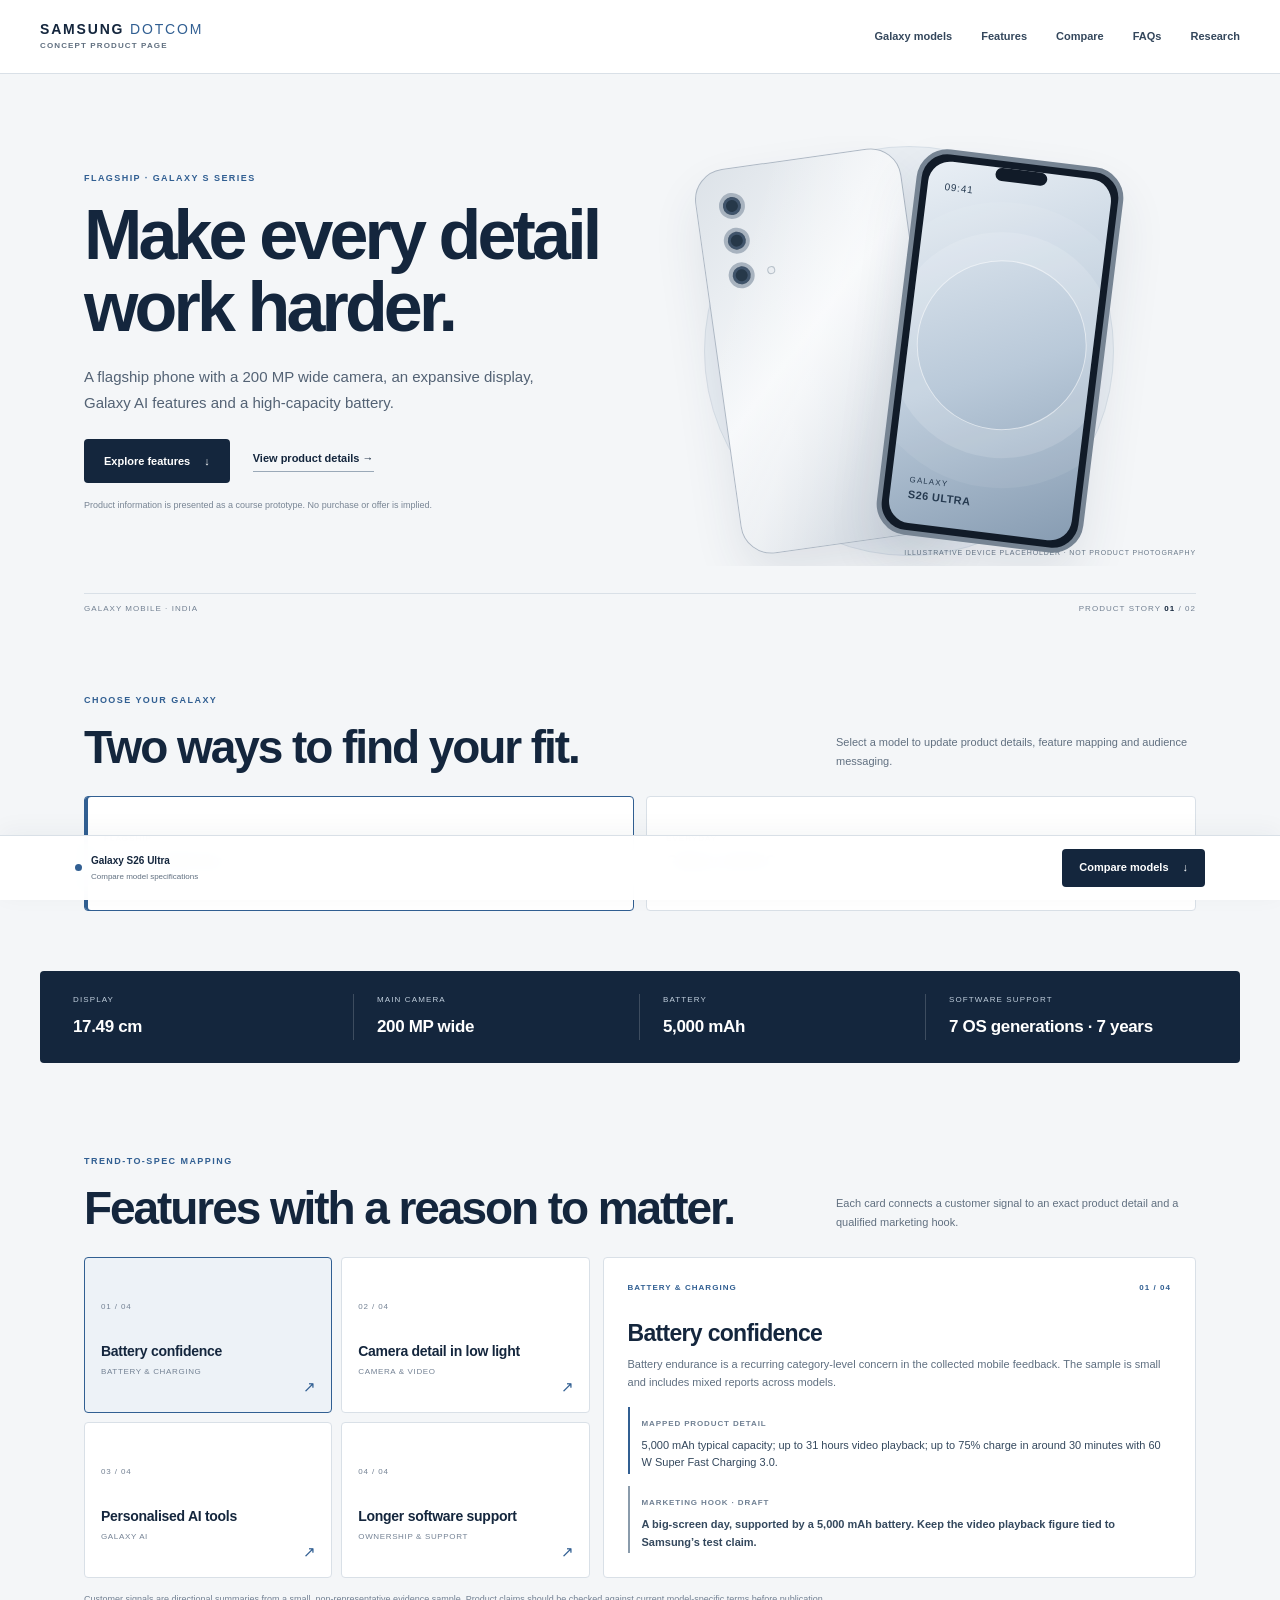
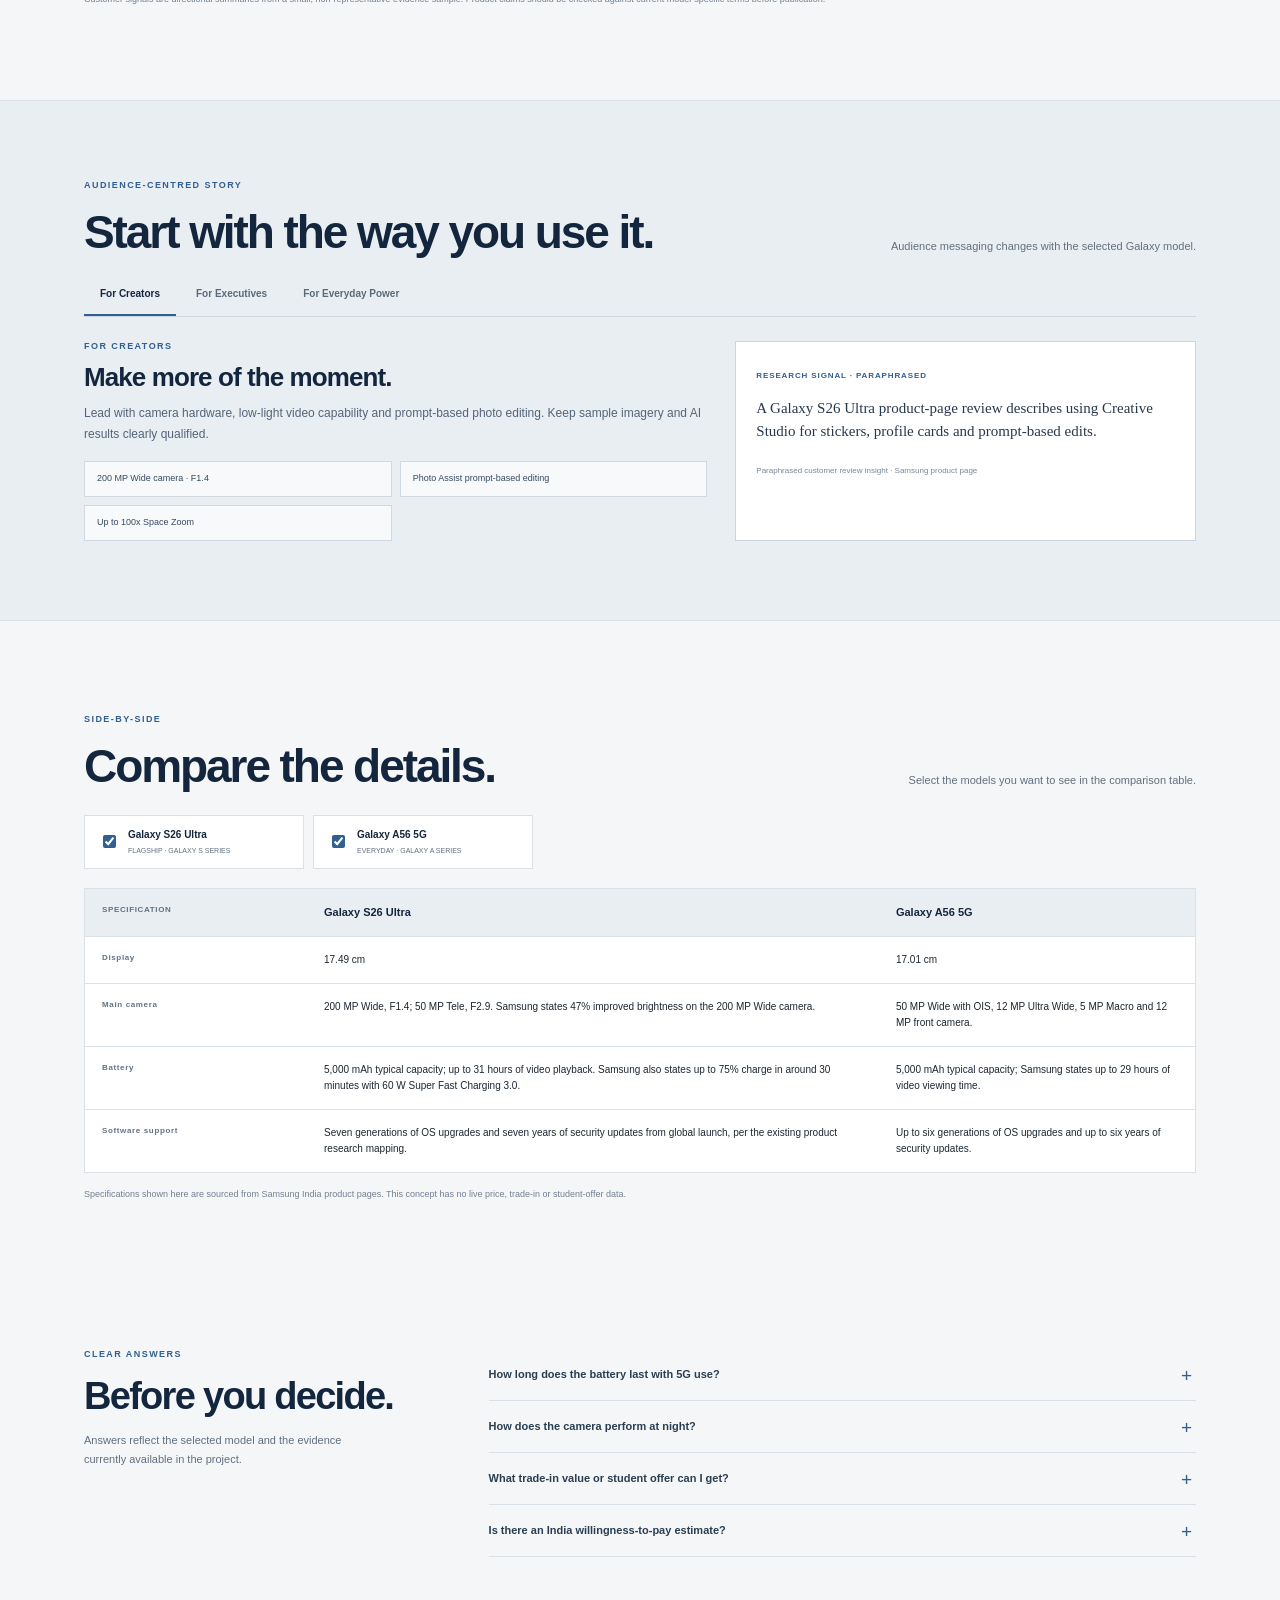
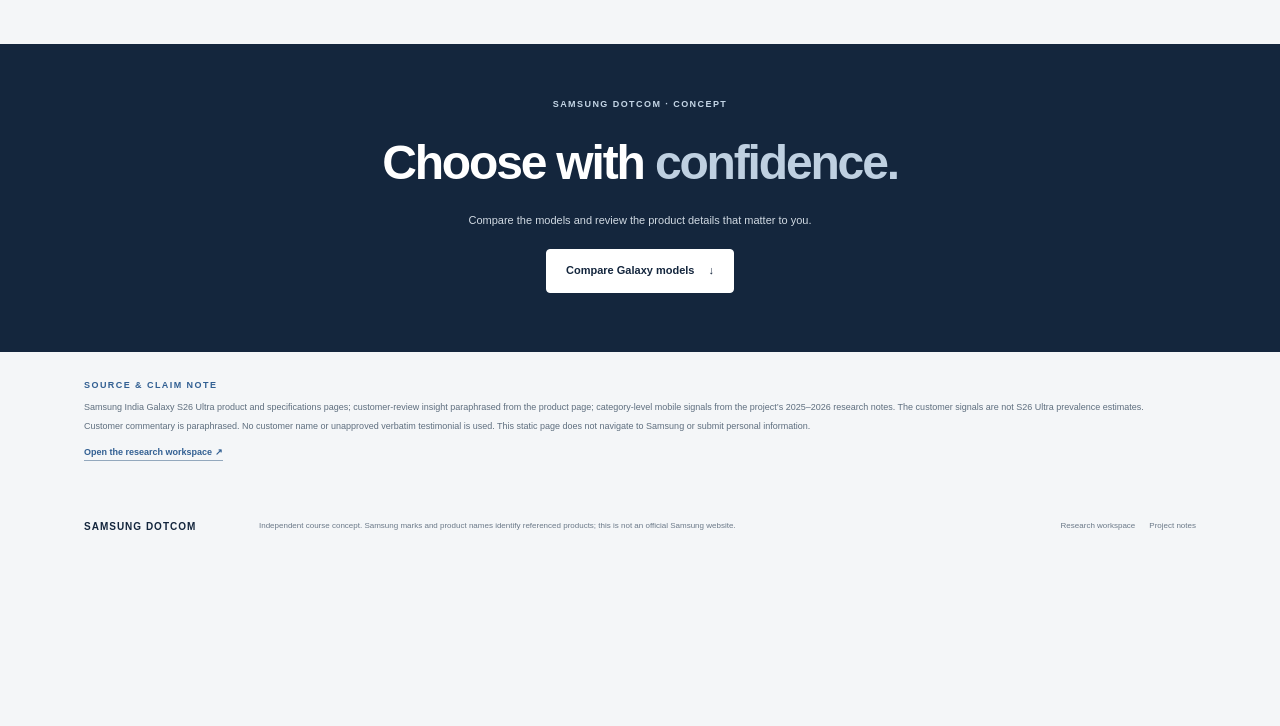
<file: index.html>
<!doctype html>
<html lang="en">
<head>
  <meta charset="utf-8">
  <meta name="viewport" content="width=device-width, initial-scale=1">
  <meta name="theme-color" content="#f4f6f8">
  <meta name="description" content="Explore Galaxy S26 Ultra and Galaxy A56 5G in this locally hosted, evidence-led product concept.">
  <title>Samsung Dotcom · Galaxy Mobile</title>
  <link rel="stylesheet" href="public/promo.css">
  <script src="public/products.js" defer></script>
  <script src="public/promo.js" defer></script>
</head>
<body>
  <a class="skip-link" href="#main">Skip to content</a>
  <header class="site-header">
    <a class="wordmark" href="index.html" aria-label="Samsung Dotcom home">SAMSUNG <span>DOTCOM</span><small>CONCEPT PRODUCT PAGE</small></a>
    <nav class="site-nav" id="site-nav" aria-label="Main navigation">
      <a href="#models">Galaxy models</a><a href="#features">Features</a><a href="#compare">Compare</a><a href="#faq">FAQs</a><a href="research.html">Research</a>
    </nav>
    <button class="menu-toggle" id="menu-toggle" aria-label="Open navigation" aria-expanded="false"><span></span><span></span></button>
  </header>
  <main id="main">
    <section class="hero" aria-labelledby="hero-title">
      <div class="hero-copy">
        <p class="eyebrow" id="hero-tier"></p>
        <h1 id="hero-title"></h1>
        <p class="hero-lede" id="hero-description"></p>
        <div class="hero-actions"><a class="button button-primary" href="#features">Explore features <span aria-hidden="true">↓</span></a><a class="text-link" id="detail-link" href="public/project-detail.html">View product details <span aria-hidden="true">→</span></a></div>
        <p class="hero-note">Product information is presented as a course prototype. No purchase or offer is implied.</p>
      </div>
      <div class="hero-device-wrap" role="img" aria-label="Neutral CSS device illustration, not product photography">
        <div class="device-halo"></div><div class="device-back"><div class="device-camera camera-one"></div><div class="device-camera camera-two"></div><div class="device-camera camera-three"></div><div class="device-flash"></div></div>
        <div class="device-front"><div class="device-screen"><span class="screen-clock">09:41</span><span class="screen-orbit"></span><span class="screen-caption">GALAXY<br><b id="screen-model"></b></span></div><span class="device-island"></span></div>
        <span class="render-caption">ILLUSTRATIVE DEVICE PLACEHOLDER · NOT PRODUCT PHOTOGRAPHY</span>
      </div>
      <div class="hero-meta"><span>GALAXY MOBILE · INDIA</span><span>PRODUCT STORY <b id="hero-number">01</b> / 02</span></div>
    </section>

    <section class="model-section" id="models" aria-labelledby="models-title">
      <div class="section-heading"><div><p class="eyebrow">CHOOSE YOUR GALAXY</p><h2 id="models-title">Two ways to find your fit.</h2></div><p>Select a model to update product details, feature mapping and audience messaging.</p></div>
      <div class="model-picker" id="model-picker" role="tablist" aria-label="Samsung Galaxy model"></div>
    </section>

    <section class="spec-band" aria-label="Key product specifications"><div><small>DISPLAY</small><strong id="spec-display"></strong></div><div><small>MAIN CAMERA</small><strong id="spec-camera"></strong></div><div><small>BATTERY</small><strong id="spec-battery"></strong></div><div><small>SOFTWARE SUPPORT</small><strong id="spec-support"></strong></div></section>

    <section class="section feature-section" id="features" aria-labelledby="features-title">
      <div class="section-heading"><div><p class="eyebrow">TREND-TO-SPEC MAPPING</p><h2 id="features-title">Features with a reason to matter.</h2></div><p>Each card connects a customer signal to an exact product detail and a qualified marketing hook.</p></div>
      <div class="feature-layout"><div class="feature-grid" id="feature-grid" role="tablist" aria-label="Mapped product trends"></div><article class="feature-detail" id="feature-detail" aria-live="polite"></article></div>
      <p class="evidence-note">Customer signals are directional summaries from a small, non-representative evidence sample. Product claims should be checked against current model-specific terms before publication.</p>
    </section>

    <section class="audience-section" id="audiences" aria-labelledby="audience-title">
      <div class="section-heading"><div><p class="eyebrow">AUDIENCE-CENTRED STORY</p><h2 id="audience-title">Start with the way you use it.</h2></div><p>Audience messaging changes with the selected Galaxy model.</p></div>
      <div class="persona-tabs" id="persona-tabs" role="tablist" aria-label="Audience persona"></div>
      <article class="persona-panel" id="persona-panel" aria-live="polite"></article>
    </section>

    <section class="section compare-section" id="compare" aria-labelledby="compare-title">
      <div class="section-heading"><div><p class="eyebrow">SIDE-BY-SIDE</p><h2 id="compare-title">Compare the details.</h2></div><p>Select the models you want to see in the comparison table.</p></div>
      <div class="compare-selectors" id="compare-selectors"></div>
      <div class="compare-table-wrap" id="compare-table-wrap" aria-live="polite"></div>
      <p class="evidence-note">Specifications shown here are sourced from Samsung India product pages. This concept has no live price, trade-in or student-offer data.</p>
    </section>

    <section class="section faq-section" id="faq" aria-labelledby="faq-title">
      <div class="faq-intro"><p class="eyebrow">CLEAR ANSWERS</p><h2 id="faq-title">Before you decide.</h2><p>Answers reflect the selected model and the evidence currently available in the project.</p></div>
      <div class="faq-list" id="faq-list"></div>
    </section>

    <section class="closing-cta"><p class="eyebrow">SAMSUNG DOTCOM · CONCEPT</p><h2>Choose with <em>confidence.</em></h2><p>Compare the models and review the product details that matter to you.</p><a class="button button-light" href="#compare">Compare Galaxy models <span aria-hidden="true">↓</span></a></section>
    <section class="sources"><p class="eyebrow">SOURCE & CLAIM NOTE</p><p id="source-note"></p><p>Customer commentary is paraphrased. No customer name or unapproved verbatim testimonial is used. This static page does not navigate to Samsung or submit personal information.</p><a href="research.html">Open the research workspace ↗</a></section>
  </main>
  <aside class="conversion-bar" aria-label="Product comparison action"><div class="conversion-product"><span class="conversion-dot"></span><span><b id="sticky-model"></b><small>Compare model specifications</small></span></div><a class="button button-primary" href="#compare">Compare models <span aria-hidden="true">↓</span></a></aside>
  <footer class="site-footer"><a class="footer-brand" href="index.html">SAMSUNG DOTCOM</a><p>Independent course concept. Samsung marks and product names identify referenced products; this is not an official Samsung website.</p><div class="footer-links"><a href="research.html">Research workspace</a><a href="README.md">Project notes</a></div></footer>
</body>
</html>
</file>
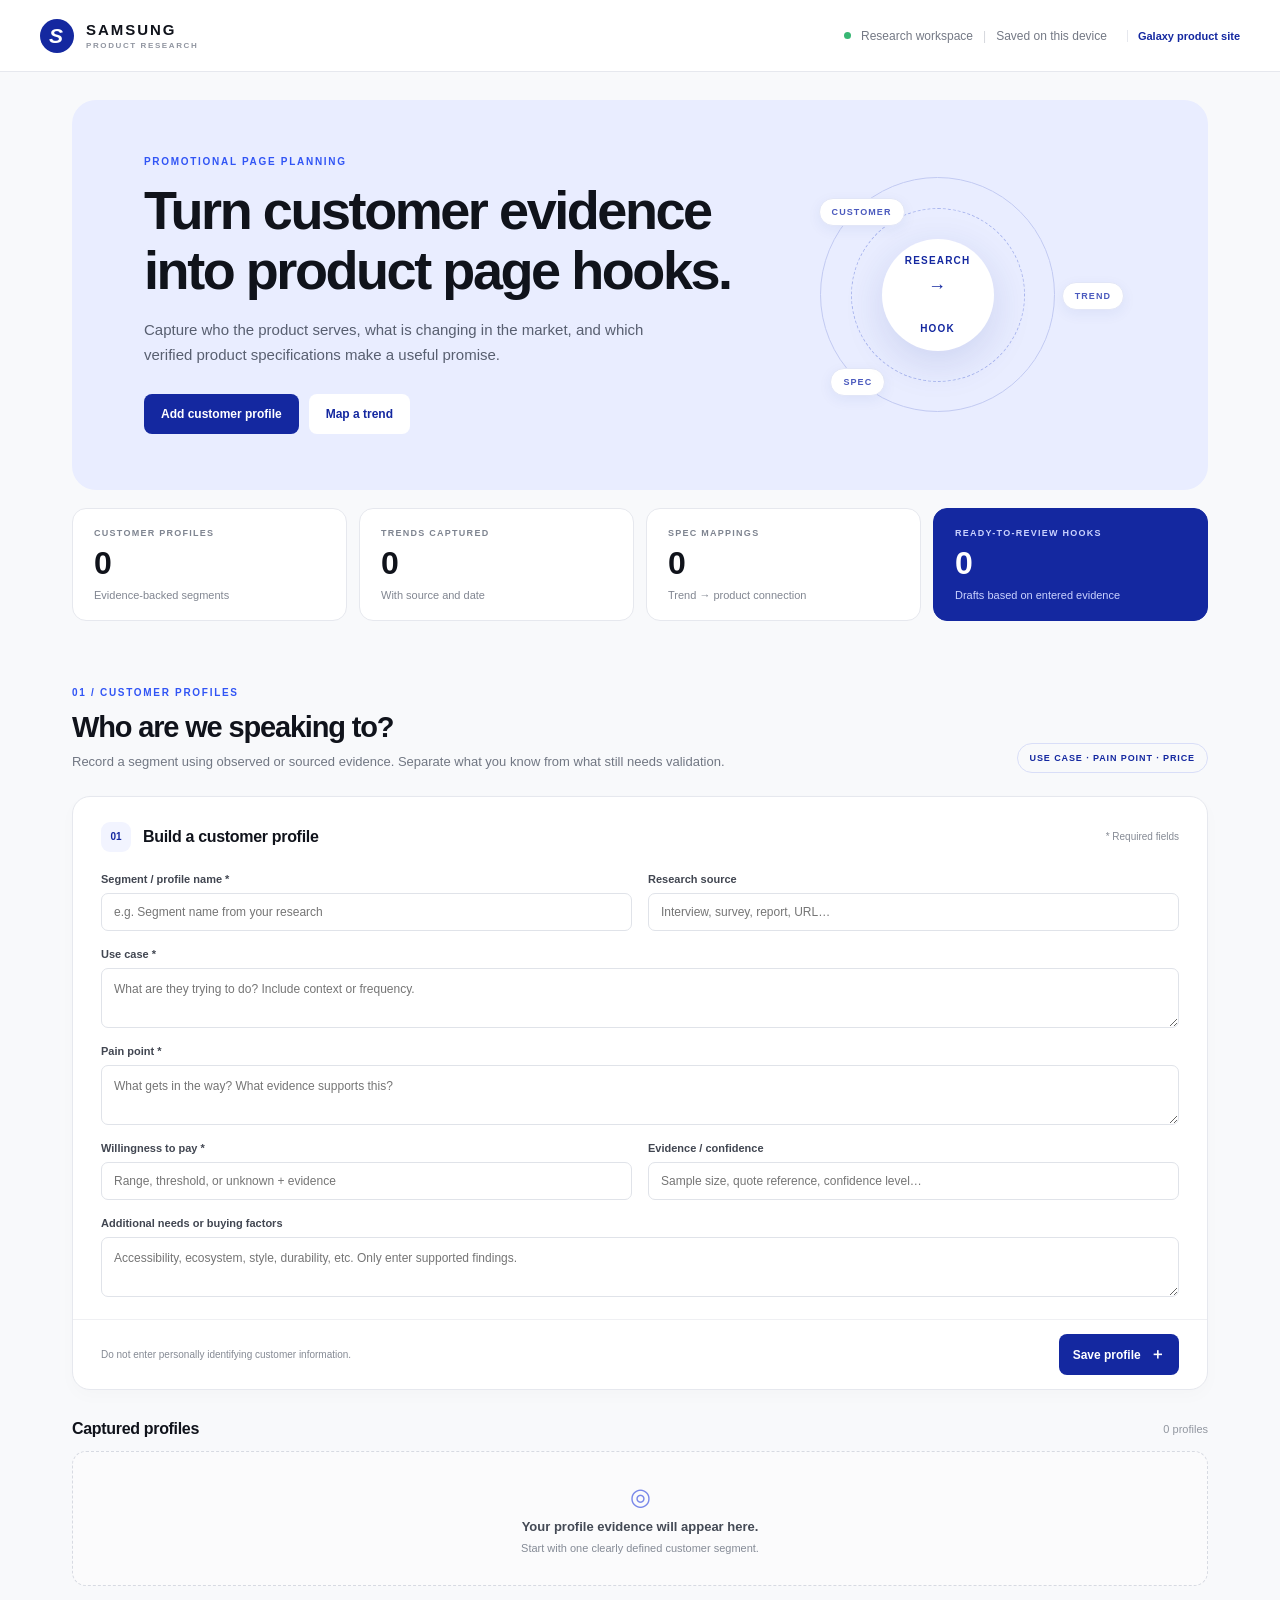
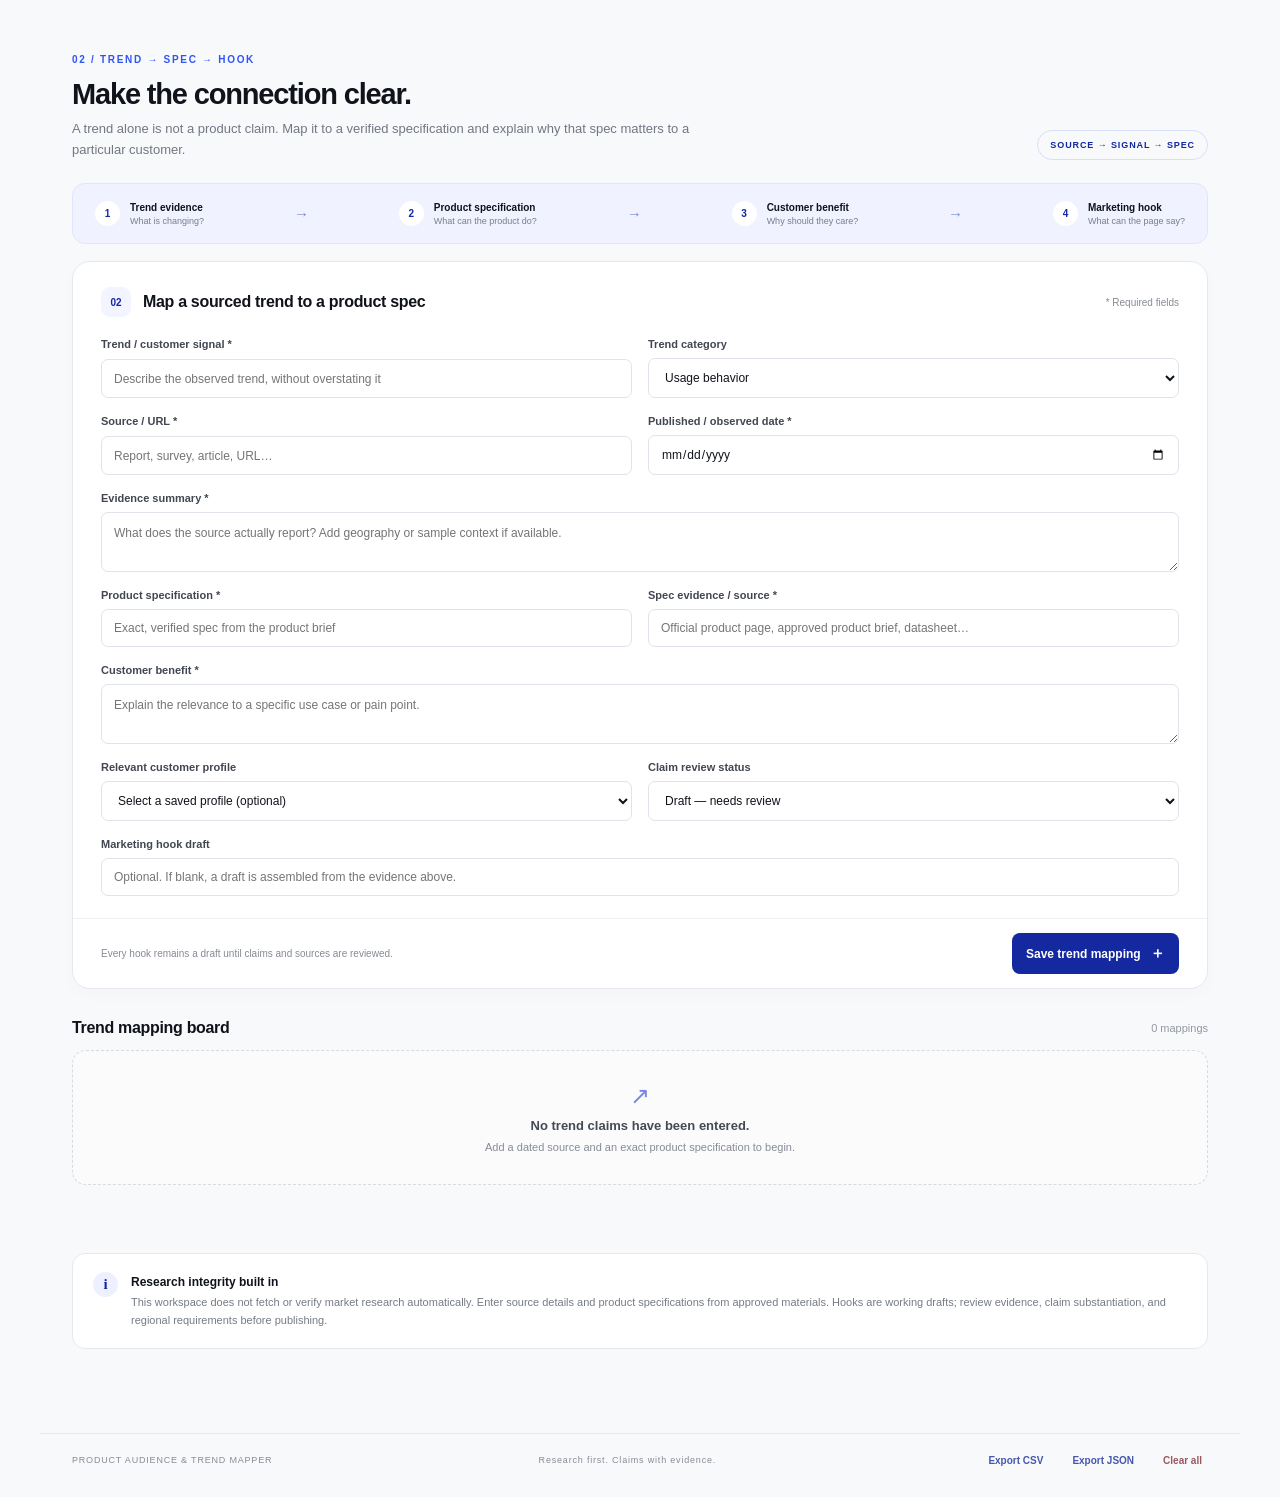
<file: research.html>
<!doctype html>
<html lang="en">
<head>
  <meta charset="utf-8">
  <meta name="viewport" content="width=device-width, initial-scale=1">
  <meta name="description" content="A research workspace for customer profiles, sourced market trends, and evidence-based product page hooks.">
  <title>Product Audience & Trend Mapper</title>
  <link rel="stylesheet" href="styles.css">
</head>
<body>
  <header class="topbar">
    <a class="brand" href="#top" aria-label="Samsung research workspace home"><span class="brand-mark">S</span><span>SAMSUNG <small>PRODUCT RESEARCH</small></span></a>
    <div class="topbar-note"><span class="status-dot"></span> Research workspace <span class="divider">|</span> <span id="save-status">Saved on this device</span><a class="workspace-link" href="index.html">Galaxy product site</a></div>
  </header>

  <main id="top">
    <section class="hero">
      <div class="hero-copy">
        <p class="eyebrow">PROMOTIONAL PAGE PLANNING</p>
        <h1>Turn customer evidence<br>into product page hooks.</h1>
        <p class="intro">Capture who the product serves, what is changing in the market, and which verified product specifications make a useful promise.</p>
        <div class="hero-actions"><button class="button button-dark" data-scroll="customer-form">Add customer profile</button><button class="button button-light" data-scroll="trend-form">Map a trend</button></div>
      </div>
      <div class="hero-art" aria-hidden="true"><div class="orbit orbit-one"></div><div class="orbit orbit-two"></div><div class="art-core">RESEARCH<br><b>→</b><br>HOOK</div><span class="art-tag tag-one">CUSTOMER</span><span class="art-tag tag-two">TREND</span><span class="art-tag tag-three">SPEC</span></div>
    </section>

    <section class="metric-grid" aria-label="Research summary">
      <article class="metric"><span class="metric-label">CUSTOMER PROFILES</span><strong id="profile-count">0</strong><span>Evidence-backed segments</span></article>
      <article class="metric"><span class="metric-label">TRENDS CAPTURED</span><strong id="trend-count">0</strong><span>With source and date</span></article>
      <article class="metric"><span class="metric-label">SPEC MAPPINGS</span><strong id="mapping-count">0</strong><span>Trend → product connection</span></article>
      <article class="metric metric-highlight"><span class="metric-label">READY-TO-REVIEW HOOKS</span><strong id="hook-count">0</strong><span>Drafts based on entered evidence</span></article>
    </section>

    <section class="section-block" id="customer-section">
      <div class="section-heading"><div><p class="eyebrow">01 / CUSTOMER PROFILES</p><h2>Who are we speaking to?</h2><p class="section-desc">Record a segment using observed or sourced evidence. Separate what you know from what still needs validation.</p></div><span class="step-chip">USE CASE · PAIN POINT · PRICE</span></div>
      <form id="customer-form" class="form-card">
        <div class="form-heading"><div><span class="number-badge">01</span><h3>Build a customer profile</h3></div><span class="required-note">* Required fields</span></div>
        <div class="form-grid">
          <label>Segment / profile name *<input name="name" required placeholder="e.g. Segment name from your research"></label>
          <label>Research source<input name="source" placeholder="Interview, survey, report, URL…"></label>
          <label class="span-two">Use case *<textarea name="useCase" required rows="2" placeholder="What are they trying to do? Include context or frequency."></textarea></label>
          <label class="span-two">Pain point *<textarea name="painPoint" required rows="2" placeholder="What gets in the way? What evidence supports this?"></textarea></label>
          <label>Willingness to pay *<input name="willingness" required placeholder="Range, threshold, or unknown + evidence"></label>
          <label>Evidence / confidence<input name="confidence" placeholder="Sample size, quote reference, confidence level…"></label>
          <label class="span-two">Additional needs or buying factors<textarea name="needs" rows="2" placeholder="Accessibility, ecosystem, style, durability, etc. Only enter supported findings."></textarea></label>
        </div>
        <div class="form-footer"><p>Do not enter personally identifying customer information.</p><button class="button button-dark" type="submit">Save profile <span>＋</span></button></div>
      </form>
      <div class="content-heading"><h3>Captured profiles</h3><span id="profile-subtitle">No profiles added yet</span></div>
      <div class="card-list" id="profile-list"><div class="empty-state"><span class="empty-icon">◎</span><b>Your profile evidence will appear here.</b><span>Start with one clearly defined customer segment.</span></div></div>
    </section>

    <section class="section-block trend-section" id="trend-section">
      <div class="section-heading"><div><p class="eyebrow">02 / TREND → SPEC → HOOK</p><h2>Make the connection clear.</h2><p class="section-desc">A trend alone is not a product claim. Map it to a verified specification and explain why that spec matters to a particular customer.</p></div><span class="step-chip">SOURCE → SIGNAL → SPEC</span></div>
      <div class="workflow"><div><span>1</span><b>Trend evidence</b><small>What is changing?</small></div><i>→</i><div><span>2</span><b>Product specification</b><small>What can the product do?</small></div><i>→</i><div><span>3</span><b>Customer benefit</b><small>Why should they care?</small></div><i>→</i><div><span>4</span><b>Marketing hook</b><small>What can the page say?</small></div></div>
      <form id="trend-form" class="form-card">
        <div class="form-heading"><div><span class="number-badge">02</span><h3>Map a sourced trend to a product spec</h3></div><span class="required-note">* Required fields</span></div>
        <div class="form-grid">
          <label>Trend / customer signal *<input name="trend" required placeholder="Describe the observed trend, without overstating it"></label>
          <label>Trend category<select name="category"><option value="Usage behavior">Usage behavior</option><option value="Technology">Technology</option><option value="Design & lifestyle">Design & lifestyle</option><option value="Value & pricing">Value & pricing</option><option value="Sustainability">Sustainability</option><option value="Other">Other</option></select></label>
          <label>Source / URL *<input name="source" required placeholder="Report, survey, article, URL…"></label>
          <label>Published / observed date *<input name="date" required type="date"></label>
          <label class="span-two">Evidence summary *<textarea name="evidence" required rows="2" placeholder="What does the source actually report? Add geography or sample context if available."></textarea></label>
          <label>Product specification *<input name="spec" required placeholder="Exact, verified spec from the product brief"></label>
          <label>Spec evidence / source *<input name="specSource" required placeholder="Official product page, approved product brief, datasheet…"></label>
          <label class="span-two">Customer benefit *<textarea name="benefit" required rows="2" placeholder="Explain the relevance to a specific use case or pain point."></textarea></label>
          <label>Relevant customer profile<select name="profileId" id="profile-select"><option value="">Select a saved profile (optional)</option></select></label>
          <label>Claim review status<select name="review"><option value="Draft — needs review">Draft — needs review</option><option value="Evidence checked">Evidence checked</option><option value="Approved for page">Approved for page</option></select></label>
          <label class="span-two">Marketing hook draft<input name="hook" placeholder="Optional. If blank, a draft is assembled from the evidence above."></label>
        </div>
        <div class="form-footer"><p>Every hook remains a draft until claims and sources are reviewed.</p><button class="button button-dark" type="submit">Save trend mapping <span>＋</span></button></div>
      </form>
      <div class="content-heading"><h3>Trend mapping board</h3><span id="trend-subtitle">No trend mappings added yet</span></div>
      <div class="card-list" id="trend-list"><div class="empty-state"><span class="empty-icon">↗</span><b>No trend claims have been entered.</b><span>Add a dated source and an exact product specification to begin.</span></div></div>
    </section>

    <section class="method-note"><div class="method-symbol">i</div><div><b>Research integrity built in</b><p>This workspace does not fetch or verify market research automatically. Enter source details and product specifications from approved materials. Hooks are working drafts; review evidence, claim substantiation, and regional requirements before publishing.</p></div></section>
  </main>
  <footer><span>PRODUCT AUDIENCE & TREND MAPPER</span><span>Research first. Claims with evidence.</span><div><button id="export-csv-button" class="text-button">Export CSV</button><button id="export-button" class="text-button">Export JSON</button><button id="clear-button" class="text-button danger">Clear all</button></div></footer>
  <div id="toast" role="status" aria-live="polite"></div>
  <script src="app.js"></script>
</body>
</html>
</file>
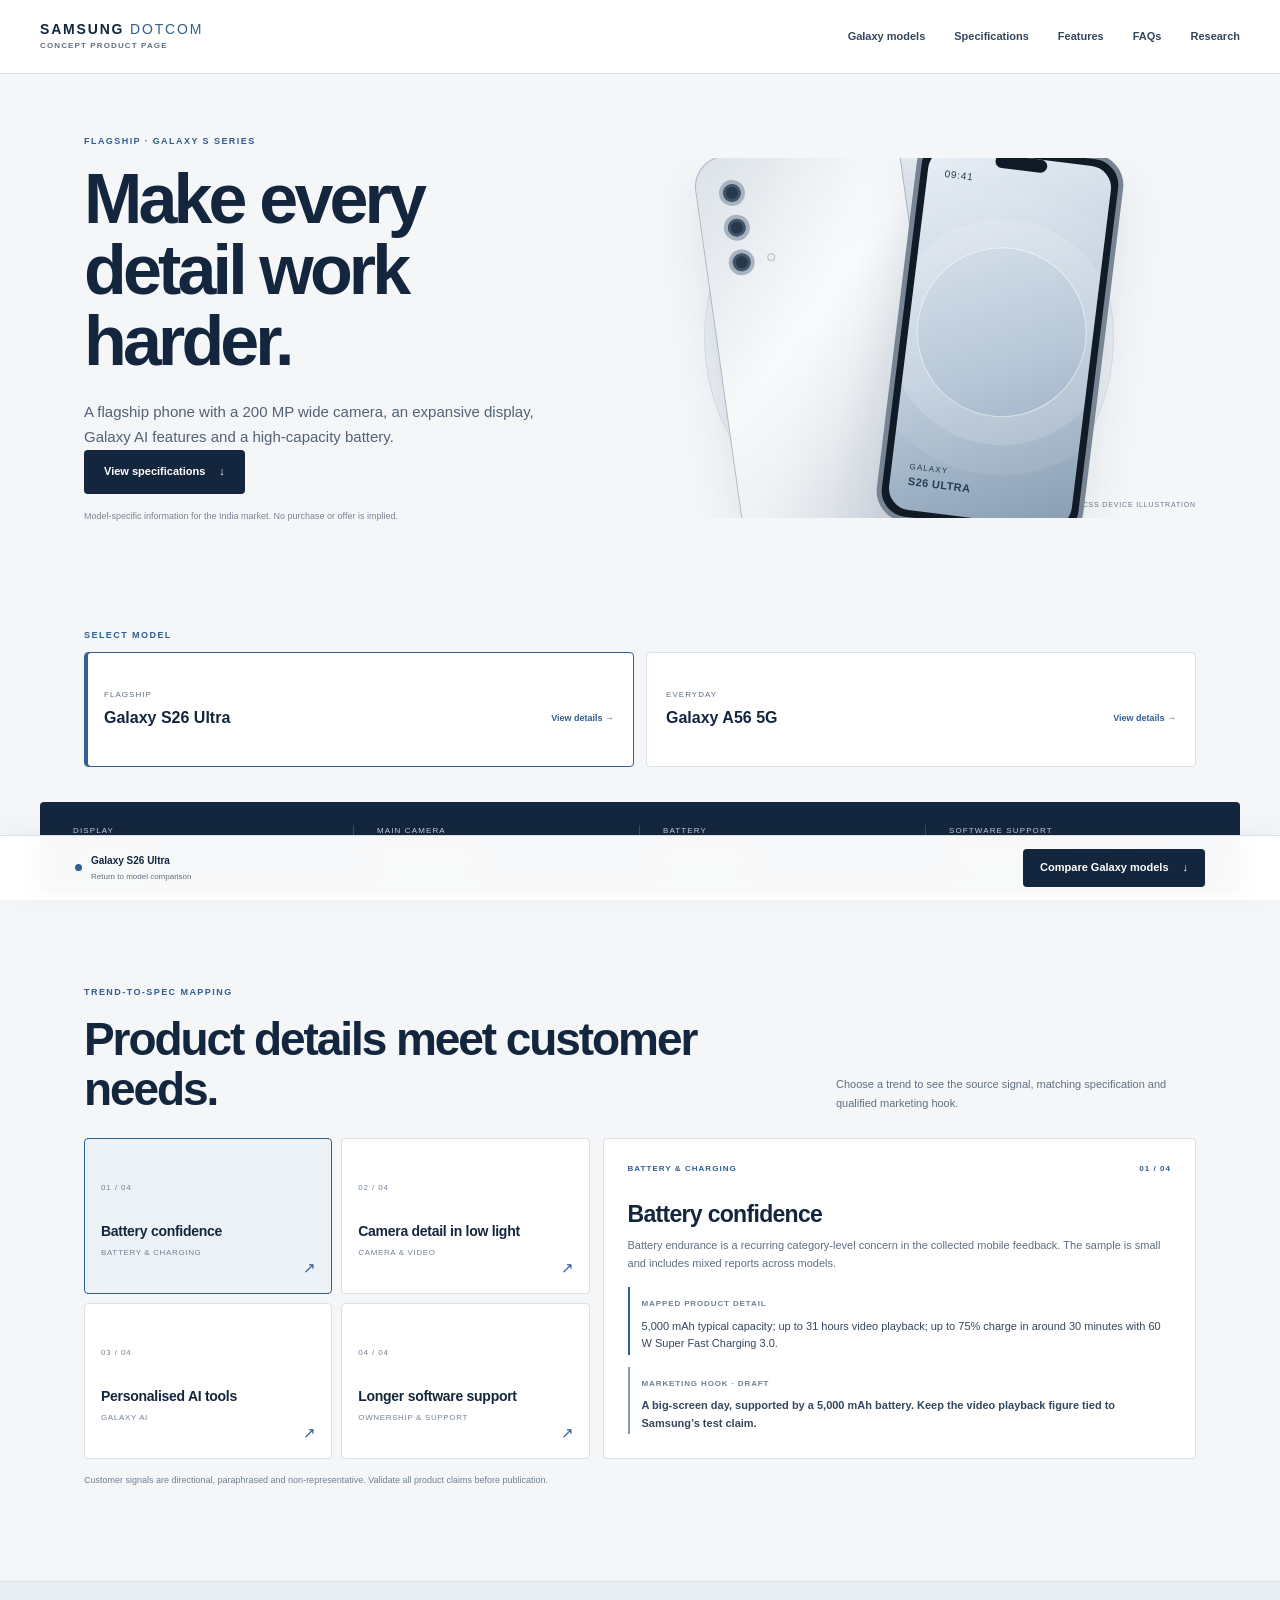
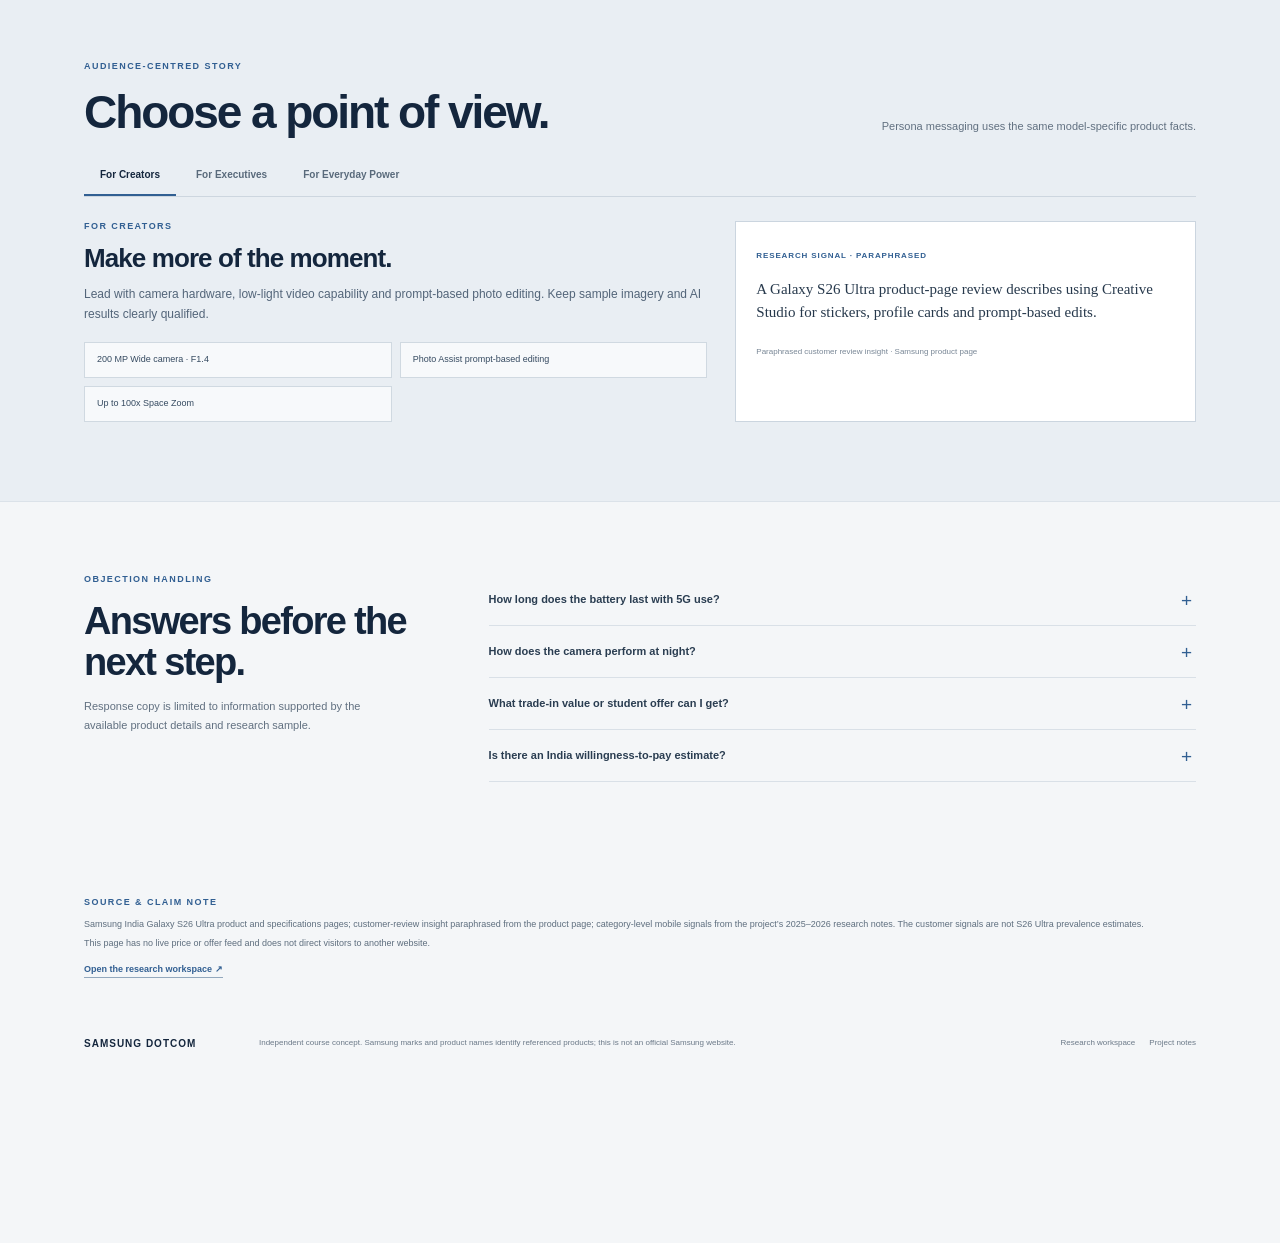
<file: public/project-detail.html>
<!doctype html>
<html lang="en"><head>
  <meta charset="utf-8"><meta name="viewport" content="width=device-width, initial-scale=1"><meta name="theme-color" content="#f4f6f8">
  <meta name="description" content="Model-specific Galaxy product details and evidence-based feature mapping.">
  <title>Galaxy product details · Samsung Dotcom</title><link rel="stylesheet" href="promo.css"><script src="products.js" defer></script><script src="promo.js" defer></script>
</head>
<body data-page="detail">
  <a class="skip-link" href="#main">Skip to content</a>
  <header class="site-header"><a class="wordmark" href="../index.html">SAMSUNG <span>DOTCOM</span><small>CONCEPT PRODUCT PAGE</small></a><nav class="site-nav" id="site-nav" aria-label="Main navigation"><a href="../index.html#models">Galaxy models</a><a href="#details">Specifications</a><a href="#features">Features</a><a href="#faq">FAQs</a><a href="../research.html">Research</a></nav><button class="menu-toggle" id="menu-toggle" aria-label="Open navigation" aria-expanded="false"><span></span><span></span></button></header>
  <main id="main">
    <section class="detail-hero"><div class="detail-copy"><p class="eyebrow" id="hero-tier"></p><h1 id="hero-title"></h1><p id="hero-description" class="hero-lede"></p><a class="button button-primary" href="#details">View specifications <span aria-hidden="true">↓</span></a><p class="hero-note">Model-specific information for the India market. No purchase or offer is implied.</p></div><div class="detail-device" role="img" aria-label="Neutral CSS device illustration, not product photography"><div class="device-halo"></div><div class="device-back"><span class="device-camera camera-one"></span><span class="device-camera camera-two"></span><span class="device-camera camera-three"></span><span class="device-flash"></span></div><div class="device-front"><div class="device-screen"><span class="screen-clock">09:41</span><span class="screen-orbit"></span><span class="screen-caption">GALAXY<br><b id="screen-model"></b></span></div><span class="device-island"></span></div><span class="render-caption">NEUTRAL CSS DEVICE ILLUSTRATION</span></div></section>
    <section class="model-section detail-model-section"><p class="eyebrow">SELECT MODEL</p><div class="model-picker" id="model-picker" role="tablist" aria-label="Samsung Galaxy model"></div></section>
    <section class="spec-band" id="details" aria-label="Key product specifications"><div><small>DISPLAY</small><strong id="spec-display"></strong></div><div><small>MAIN CAMERA</small><strong id="spec-camera"></strong></div><div><small>BATTERY</small><strong id="spec-battery"></strong></div><div><small>SOFTWARE SUPPORT</small><strong id="spec-support"></strong></div></section>
    <section class="section feature-section" id="features"><div class="section-heading"><div><p class="eyebrow">TREND-TO-SPEC MAPPING</p><h2>Product details meet customer needs.</h2></div><p>Choose a trend to see the source signal, matching specification and qualified marketing hook.</p></div><div class="feature-layout"><div class="feature-grid" id="feature-grid" role="tablist" aria-label="Mapped product trends"></div><article class="feature-detail" id="feature-detail" aria-live="polite"></article></div><p class="evidence-note">Customer signals are directional, paraphrased and non-representative. Validate all product claims before publication.</p></section>
    <section class="audience-section" id="audiences"><div class="section-heading"><div><p class="eyebrow">AUDIENCE-CENTRED STORY</p><h2>Choose a point of view.</h2></div><p>Persona messaging uses the same model-specific product facts.</p></div><div class="persona-tabs" id="persona-tabs" role="tablist" aria-label="Audience persona"></div><article class="persona-panel" id="persona-panel" aria-live="polite"></article></section>
    <section class="section faq-section" id="faq"><div class="faq-intro"><p class="eyebrow">OBJECTION HANDLING</p><h2>Answers before the next step.</h2><p>Response copy is limited to information supported by the available product details and research sample.</p></div><div class="faq-list" id="faq-list"></div></section>
    <section class="sources"><p class="eyebrow">SOURCE & CLAIM NOTE</p><p id="source-note"></p><p>This page has no live price or offer feed and does not direct visitors to another website.</p><a href="../research.html">Open the research workspace ↗</a></section>
  </main>
  <aside class="conversion-bar"><div class="conversion-product"><span class="conversion-dot"></span><span><b id="sticky-model"></b><small>Return to model comparison</small></span></div><a class="button button-primary" href="../index.html#compare">Compare Galaxy models <span aria-hidden="true">↓</span></a></aside>
  <footer class="site-footer"><a class="footer-brand" href="../index.html">SAMSUNG DOTCOM</a><p>Independent course concept. Samsung marks and product names identify referenced products; this is not an official Samsung website.</p><div class="footer-links"><a href="../research.html">Research workspace</a><a href="../README.md">Project notes</a></div></footer>
</body></html>
</file>
<file: public/promo.css>
:root{--navy:#14263d;--blue:#315f92;--paper:#f4f6f8;--white:#fff;--ink:#1c2733;--muted:#617080;--line:#d9e0e7;--soft:#e9eef3;--max:1200px;--sans:'Segoe UI',Arial,Helvetica,sans-serif;--radius:4px}*{box-sizing:border-box}html{scroll-behavior:smooth;scroll-padding-top:94px}body{margin:0;padding:0 0 82px;background:var(--paper);color:var(--ink);font:15px/1.55 var(--sans);-webkit-font-smoothing:antialiased}a{color:inherit}button,input{font:inherit}.skip-link{position:absolute;z-index:50;top:-50px;left:14px;background:white;padding:9px 12px}.skip-link:focus{top:8px}.site-header{height:74px;position:sticky;top:0;z-index:20;background:rgba(255,255,255,.97);border-bottom:1px solid var(--line);padding:0 max(calc((100% - var(--max))/2),32px);display:flex;align-items:center;justify-content:space-between;backdrop-filter:blur(12px)}.wordmark{font-size:14px;line-height:1.1;letter-spacing:.13em;text-decoration:none;font-weight:800;color:var(--navy)}.wordmark span{font-weight:500;color:var(--blue)}.wordmark small{display:block;margin-top:5px;font-size:8px;letter-spacing:.14em;color:var(--muted)}.site-nav{display:flex;align-items:center;gap:29px}.site-nav a{text-decoration:none;font-size:11px;font-weight:700;color:#34475c}.site-nav a:hover,.footer-links a:hover{color:var(--blue);text-decoration:underline;text-underline-offset:4px}.menu-toggle{display:none}
.hero,.detail-hero{max-width:var(--max);margin:0 auto;min-height:560px;padding:62px 44px 68px;display:grid;grid-template-columns:.95fr 1.05fr;align-items:center;gap:20px;position:relative;overflow:hidden}.hero-copy,.detail-copy{position:relative;z-index:2;padding-bottom:16px}.eyebrow{font-size:9px;line-height:1.3;font-weight:800;letter-spacing:.16em;color:var(--blue);margin:0 0 16px}.hero h1,.detail-hero h1{font-size:clamp(46px,5.5vw,70px);letter-spacing:-.055em;line-height:1.02;font-weight:600;color:var(--navy);margin:0;max-width:600px}.hero-lede{font-size:15px;line-height:1.7;color:#536274;max-width:460px;margin:21px 0 0}.hero-actions{display:flex;align-items:center;gap:23px;flex-wrap:wrap;margin-top:24px}.button{display:inline-flex;align-items:center;justify-content:center;gap:14px;min-height:44px;padding:12px 19px;border:1px solid transparent;border-radius:var(--radius);font-size:11px;font-weight:700;text-decoration:none;transition:background .16s,border-color .16s}.button:hover{transform:translateY(-1px)}.button-primary{background:var(--navy);color:white}.button-primary:hover{background:var(--blue)}.button-light{background:white;color:var(--navy);border-color:white}.text-link{font-size:11px;font-weight:700;color:var(--navy);text-decoration:none;border-bottom:1px solid #9aa9b8;padding-bottom:4px}.hero-note{font-size:9px;color:#788594;margin:16px 0 0}.hero-device-wrap,.detail-device{height:430px;position:relative;display:grid;place-items:center;overflow:hidden}.device-halo{position:absolute;width:min(36vw,410px);aspect-ratio:1;border-radius:50%;background:#e9eef3;border:1px solid #d8e0e8}.device-back,.device-front{position:absolute;width:208px;height:388px;border-radius:31px;background:linear-gradient(135deg,#dce2e8,#f6f8fa 45%,#c9d1da);border:1px solid #aeb8c4;box-shadow:0 25px 50px #243b551b}.device-back{left:calc(50% - 192px);top:50%;transform:translateY(-50%) rotate(-8deg)}.device-back:after{content:'';position:absolute;inset:0;border-radius:30px;background:linear-gradient(115deg,transparent 20%,#fff5 48%,transparent 70%)}.device-camera{position:absolute;top:24px;width:26px;height:26px;border-radius:50%;background:#263849;border:4px solid #a8b3bf;box-shadow:inset 0 0 0 3px #40546b;z-index:1}.camera-one{left:22px}.camera-two{left:22px;top:59px}.camera-three{left:22px;top:94px}.device-flash{position:absolute;top:102px;left:61px;width:8px;height:8px;border-radius:50%;background:#e8ecf0;border:1px solid #adb8c2}.device-front{right:calc(50% - 195px);top:50%;transform:translateY(-50%) rotate(7deg);border:5px solid #768493;background:#111b28;padding:7px;z-index:2}.device-screen{height:100%;border-radius:22px;background:linear-gradient(155deg,#e9eff5,#b9c9d9 55%,#879cb2);position:relative;overflow:hidden;color:#263a50}.screen-clock{position:absolute;top:18px;left:17px;font-size:10px;letter-spacing:.08em}.screen-orbit{position:absolute;width:170px;height:170px;border:1px solid #fff9;border-radius:50%;left:8px;top:91px;box-shadow:0 0 0 28px #fff2,0 0 0 58px #fff1}.screen-caption{position:absolute;left:18px;bottom:19px;font-size:8px;letter-spacing:.14em;line-height:1.6}.screen-caption b{font-size:11px;letter-spacing:.04em}.device-island{position:absolute;width:52px;height:13px;left:50%;top:7px;transform:translateX(-50%);border-radius:12px;background:#111b28}.render-caption{position:absolute;bottom:7px;right:0;font-size:7px;letter-spacing:.12em;color:#697888}.hero-meta{position:absolute;bottom:19px;left:44px;right:44px;border-top:1px solid var(--line);padding-top:9px;display:flex;justify-content:space-between;color:#728092;font-size:8px;letter-spacing:.13em}.hero-meta b{color:var(--navy)}
.model-section{max-width:var(--max);margin:0 auto;padding:61px 44px 60px}.section-heading{display:flex;align-items:end;justify-content:space-between;gap:24px;margin-bottom:24px}.section-heading h2,.faq-intro h2{font-size:clamp(31px,4vw,46px);line-height:1.08;letter-spacing:-.045em;color:var(--navy);font-weight:600;margin:0}.section-heading>p{max-width:360px;font-size:11px;line-height:1.7;color:var(--muted);margin:0 0 2px}.model-picker{display:grid;grid-template-columns:1fr 1fr;gap:12px}.model-option{appearance:none;text-align:left;background:white;border:1px solid var(--line);border-radius:var(--radius);min-height:115px;padding:17px 19px;display:grid;grid-template-columns:1fr auto;align-content:center;gap:5px;cursor:pointer;color:var(--ink)}.model-option:hover,.model-option.is-active{border-color:var(--blue);box-shadow:inset 3px 0 var(--blue)}.model-option-type{grid-column:1/-1;font-size:8px;letter-spacing:.13em;color:var(--muted)}.model-option b{font-size:16px;color:var(--navy)}.model-option-link{font-size:9px;font-weight:700;color:var(--blue);align-self:center}.spec-band{max-width:var(--max);margin:0 auto;background:var(--navy);color:#fff;padding:23px 28px;display:grid;grid-template-columns:repeat(4,1fr);border-radius:var(--radius)}.spec-band>div{padding:0 23px;border-right:1px solid #ffffff2d;display:flex;flex-direction:column;gap:7px}.spec-band>div:first-child{padding-left:5px}.spec-band>div:last-child{border:0}.spec-band small{font-size:8px;letter-spacing:.14em;color:#c1cfdd}.spec-band strong{font-size:17px;font-weight:600;letter-spacing:-.02em}
.section{max-width:var(--max);margin:0 auto;padding:93px 44px}.feature-layout{display:grid;grid-template-columns:.92fr 1.08fr;gap:13px}.feature-grid{display:grid;grid-template-columns:1fr 1fr;gap:9px}.feature-card{appearance:none;position:relative;text-align:left;min-height:150px;padding:16px;background:white;color:var(--ink);border:1px solid var(--line);border-radius:var(--radius);cursor:pointer}.feature-card:hover,.feature-card.is-active{border-color:var(--blue);background:#edf2f7}.feature-index{font-size:8px;letter-spacing:.11em;color:#748294}.feature-title{display:block;margin-top:25px;font-size:14px;font-weight:700;color:var(--navy);letter-spacing:-.02em}.feature-label{display:block;margin-top:4px;font-size:8px;color:#748294;letter-spacing:.08em}.feature-arrow{position:absolute;right:15px;bottom:14px;color:var(--blue);font-size:15px}.feature-detail{padding:24px;background:white;border:1px solid var(--line);border-radius:var(--radius);min-height:310px}.feature-detail-top{display:flex;justify-content:space-between;gap:10px;color:var(--blue);font-size:8px;letter-spacing:.13em;font-weight:800}.feature-detail h3{font-size:23px;line-height:1.15;letter-spacing:-.03em;color:var(--navy);margin:25px 0 9px}.signal-copy{font-size:11px;line-height:1.65;color:#5f6f80;margin:0 0 15px}.spec-highlight,.hook-highlight{border-left:2px solid var(--blue);padding:2px 0 2px 12px;margin-top:12px}.spec-highlight small,.hook-highlight small{font-size:8px;letter-spacing:.11em;font-weight:800;color:#708093}.spec-highlight p,.hook-highlight p{font-size:11px;line-height:1.6;margin:5px 0 0;color:#34485d}.hook-highlight{border-color:#8a9bab}.hook-highlight p{font-weight:600}.evidence-note{font-size:9px;line-height:1.6;color:#728092;margin:14px 0 0}
.audience-section{background:#e9eef3;border-top:1px solid #dbe2e9;border-bottom:1px solid #dbe2e9;padding:79px max(calc((100% - var(--max))/2 + 44px),44px)}.audience-section .section-heading{margin-bottom:17px}.persona-tabs{display:flex;gap:4px;border-bottom:1px solid #cdd6df}.persona-tab{border:0;border-bottom:2px solid transparent;background:transparent;color:#596a7b;padding:12px 16px;font-size:10px;font-weight:700;cursor:pointer}.persona-tab.is-active{color:var(--navy);border-bottom-color:var(--blue)}.persona-panel{display:grid;grid-template-columns:1.15fr .85fr;gap:28px;padding:24px 0 0}.persona-copy .eyebrow{margin-bottom:11px}.persona-copy h3{font-size:26px;line-height:1.15;letter-spacing:-.035em;color:var(--navy);margin:0}.persona-copy>p:not(.eyebrow){max-width:620px;color:#536579;font-size:12px;line-height:1.7;margin:10px 0}.persona-specs{list-style:none;padding:0;margin:17px 0 0;display:grid;grid-template-columns:1fr 1fr;gap:8px}.persona-specs li{padding:10px 12px;border:1px solid #d0d9e1;background:#f7f9fb;font-size:9px;color:#354a60}.review-insight{border:1px solid #cbd5df;background:white;padding:19px 20px;align-self:stretch}.insight-label{font-size:8px;letter-spacing:.11em;font-weight:800;color:var(--blue)}.review-insight p{font-family:Georgia,serif;font-size:15px;line-height:1.55;color:#27394c;margin:13px 0}.review-insight small{font-size:8px;color:#788695}
.compare-section{padding-bottom:75px}.compare-selectors{display:flex;gap:9px;flex-wrap:wrap;margin:19px 0}.compare-choice{display:flex;gap:9px;align-items:center;border:1px solid var(--line);padding:11px 14px;background:white;min-width:220px;cursor:pointer}.compare-choice input{accent-color:var(--blue)}.compare-choice b,.compare-choice small{display:block}.compare-choice b{font-size:10px;color:var(--navy)}.compare-choice small{font-size:7px;color:var(--muted);margin-top:3px}.compare-table-wrap{overflow-x:auto;border:1px solid var(--line);background:#fff}.compare-table{width:100%;border-collapse:collapse;min-width:600px}.compare-table th,.compare-table td{text-align:left;vertical-align:top;padding:15px 17px;border-bottom:1px solid var(--line);font-size:10px;line-height:1.6}.compare-table thead th{background:#e9eef3;color:var(--navy);font-size:11px}.compare-table th:first-child{width:20%;font-size:8px;letter-spacing:.08em;color:#617286}.compare-table tbody tr:last-child th,.compare-table tbody tr:last-child td{border-bottom:0}.compare-empty{padding:23px;font-size:11px;color:var(--muted)}
.faq-section{display:grid;grid-template-columns:.65fr 1.35fr;gap:64px;padding-top:72px;padding-bottom:87px}.faq-intro{align-self:start}.faq-intro h2{font-size:38px}.faq-intro>p:last-child{font-size:11px;line-height:1.7;color:var(--muted);max-width:290px;margin-top:14px}.faq-item{border-bottom:1px solid var(--line)}.faq-item summary{list-style:none;position:relative;padding:17px 36px 17px 0;font-size:11px;font-weight:700;color:#2a3d51;cursor:pointer}.faq-item summary::-webkit-details-marker{display:none}.faq-item summary:after{content:'+';position:absolute;right:4px;top:12px;color:var(--blue);font-size:19px;font-weight:400}.faq-item[open] summary:after{content:'−'}.faq-answer{padding:0 35px 14px 0}.faq-answer p{font-size:10px;line-height:1.75;color:#5e6e7d;margin:0}.closing-cta{text-align:center;background:var(--navy);color:white;padding:55px 22px 59px}.closing-cta .eyebrow{color:#c4d5e6}.closing-cta h2{font-size:clamp(32px,4.5vw,48px);letter-spacing:-.045em;font-weight:600;margin:0}.closing-cta h2 em{font-style:normal;color:#bfd0e1}.closing-cta>p:not(.eyebrow){font-size:11px;color:#d1dae3;margin:11px auto 20px}.sources{max-width:var(--max);margin:0 auto;padding:28px 44px 35px;color:#5e6e7e}.sources .eyebrow{margin-bottom:8px}.sources p:not(.eyebrow){font-size:9px;line-height:1.6;margin:5px 0}.sources a{display:inline-block;margin-top:7px;font-size:9px;font-weight:700;color:var(--blue);text-decoration:none;border-bottom:1px solid #93a8bd}.conversion-bar{position:fixed;z-index:18;bottom:0;left:0;right:0;min-height:65px;padding:8px max(calc((100% - var(--max))/2 + 35px),30px);display:flex;justify-content:space-between;align-items:center;gap:15px;background:rgba(255,255,255,.97);border-top:1px solid var(--line);box-shadow:0 -5px 24px #14263d0b;backdrop-filter:blur(12px)}.conversion-product{display:flex;align-items:center;gap:9px}.conversion-dot{width:7px;height:7px;border-radius:50%;background:var(--blue)}.conversion-product b,.conversion-product small{display:block}.conversion-product b{font-size:10px;color:var(--navy)}.conversion-product small{font-size:8px;color:var(--muted);margin-top:2px}.conversion-bar .button{min-height:38px;padding:9px 16px}.site-footer{max-width:var(--max);margin:0 auto;padding:22px 44px 110px;display:grid;grid-template-columns:155px 1fr auto;align-items:center;gap:20px;color:#6b7988}.footer-brand{font-size:10px;font-weight:800;letter-spacing:.1em;color:var(--navy);text-decoration:none}.site-footer>p{font-size:8px;line-height:1.55;margin:0;max-width:520px}.footer-links{display:flex;gap:14px}.footer-links a{font-size:8px;text-decoration:none;white-space:nowrap}
.detail-hero{min-height:475px}.detail-copy h1{max-width:510px}.detail-device{height:360px}.detail-model-section{padding-top:22px;padding-bottom:35px}.detail-model-section>.eyebrow{margin-bottom:11px}
@media(max-width:850px){.site-header{padding:0 23px}.hero,.detail-hero{padding-left:25px;padding-right:25px;grid-template-columns:1fr 1fr;min-height:500px}.hero h1,.detail-hero h1{font-size:52px}.hero-device-wrap{height:360px}.device-back,.device-front{transform:translateY(-50%) scale(.84) rotate(-8deg)}.device-front{transform:translateY(-50%) scale(.84) rotate(7deg)}.model-section,.section{padding-left:25px;padding-right:25px}.spec-band{margin:0 18px;padding:20px 12px}.spec-band>div{padding:0 13px}.audience-section{padding-left:25px;padding-right:25px}.faq-section{gap:35px}.sources{padding-left:25px;padding-right:25px}.site-footer{padding-left:25px;padding-right:25px}}
@media(max-width:620px){body{padding-bottom:76px}.site-header{height:62px;padding:0 18px}.wordmark{font-size:12px}.wordmark small{font-size:7px}.menu-toggle{display:grid;gap:5px;width:36px;height:36px;place-content:center;background:transparent;border:1px solid var(--line);border-radius:50%}.menu-toggle span{width:14px;height:1.5px;background:var(--navy);transition:transform .16s}.menu-toggle[aria-expanded=true] span:first-child{transform:translateY(3.25px) rotate(45deg)}.menu-toggle[aria-expanded=true] span:last-child{transform:translateY(-3.25px) rotate(-45deg)}.site-nav{display:none;position:absolute;top:61px;left:0;right:0;padding:9px 18px 16px;background:white;border-bottom:1px solid var(--line);flex-direction:column;align-items:stretch;gap:0}.site-nav.is-open{display:flex}.site-nav a{padding:11px 3px;border-bottom:1px solid #e9edf1}.hero,.detail-hero{display:flex;flex-direction:column;align-items:stretch;padding:43px 20px 56px;min-height:0;gap:0}.hero h1,.detail-hero h1{font-size:clamp(42px,11vw,60px)}.hero-lede{font-size:13px;margin-top:14px}.hero-actions{margin-top:18px;gap:15px}.button{min-height:40px;padding:10px 15px;font-size:10px}.hero-note{font-size:8px;margin-top:10px}.hero-device-wrap{height:330px;margin:3px -12px 0}.device-halo{width:270px}.device-back,.device-front{transform:translateY(-50%) scale(.74) rotate(-8deg)}.device-front{transform:translateY(-50%) scale(.74) rotate(7deg)}.render-caption{font-size:6px;right:6px;bottom:1px}.hero-meta{left:20px;right:20px;bottom:15px;font-size:7px}.model-section,.section{padding:62px 20px}.section-heading{align-items:flex-start;flex-direction:column;gap:10px;margin-bottom:19px}.section-heading h2,.faq-intro h2{font-size:34px}.section-heading>p{font-size:10px}.model-picker{grid-template-columns:1fr;gap:8px}.model-option{min-height:91px;padding:13px 15px}.model-option b{font-size:14px}.spec-band{margin:0 12px;padding:17px 8px;grid-template-columns:1fr 1fr;row-gap:15px}.spec-band>div{padding:0 11px;border:0}.spec-band>div:first-child{padding-left:11px}.spec-band>div:nth-child(odd){border-right:1px solid #ffffff2d}.spec-band small{font-size:7px}.spec-band strong{font-size:14px}.feature-layout{grid-template-columns:1fr;gap:9px}.feature-card{min-height:128px;padding:13px}.feature-title{font-size:12px;margin-top:18px}.feature-label{font-size:7px}.feature-detail{min-height:0;padding:18px}.feature-detail h3{font-size:20px;margin-top:18px}.signal-copy,.spec-highlight p,.hook-highlight p{font-size:10px}.audience-section{padding:60px 20px}.persona-tabs{overflow-x:auto}.persona-tab{white-space:nowrap;padding:11px 10px;font-size:9px}.persona-panel{grid-template-columns:1fr;gap:14px;padding-top:17px}.persona-copy h3{font-size:23px}.persona-copy>p:not(.eyebrow){font-size:11px}.persona-specs{gap:6px}.persona-specs li{font-size:8px;padding:8px}.review-insight{padding:14px}.review-insight p{font-size:13px}.compare-selectors{display:grid;grid-template-columns:1fr}.compare-choice{min-width:0}.compare-table{min-width:500px}.compare-table th,.compare-table td{padding:10px;font-size:8px}.faq-section{grid-template-columns:1fr;gap:18px}.faq-intro>p:last-child{font-size:10px}.faq-item summary{font-size:10px;padding:15px 30px 15px 0}.faq-answer p{font-size:9px}.closing-cta{padding:43px 18px}.closing-cta h2{font-size:34px}.closing-cta>p:not(.eyebrow){font-size:10px}.sources{padding:22px 20px 28px}.site-footer{padding:18px 20px 105px;grid-template-columns:1fr;gap:8px}.footer-links{flex-wrap:wrap}.conversion-bar{min-height:62px;padding:7px 12px;justify-content:center}.conversion-product{display:none}.conversion-bar>.button{width:100%;max-width:300px;justify-content:space-between}.detail-device{width:100%;height:310px}.detail-model-section{padding-top:16px}}
@media(prefers-reduced-motion:reduce){*,*::before,*::after{scroll-behavior:auto!important;transition:none!important}}
</file>
<file: styles.css>
:root{--ink:#10131b;--muted:#717783;--blue:#1428a0;--blue2:#3155f5;--pale:#f2f4ff;--line:#e6e8ee;--surface:#fff;--canvas:#f8f9fb;--radius:18px}*{box-sizing:border-box}html{scroll-behavior:smooth}body{margin:0;background:var(--canvas);color:var(--ink);font-family:'DM Sans',Arial,sans-serif;font-size:15px}.topbar{height:72px;padding:0 max(calc((100% - 1200px)/2),32px);background:#fff;border-bottom:1px solid var(--line);display:flex;align-items:center;justify-content:space-between}.brand{display:flex;align-items:center;gap:12px;color:var(--ink);text-decoration:none;font-size:15px;font-weight:800;letter-spacing:.13em}.brand small{display:block;color:#9095a0;font-size:8px;letter-spacing:.2em;margin-top:3px}.brand-mark{width:34px;height:34px;border-radius:50%;display:grid;place-items:center;background:var(--blue);color:white;font-family:Manrope,sans-serif;font-size:21px;font-weight:800;font-style:italic}.topbar-note{display:flex;gap:10px;align-items:center;color:#747985;font-size:12px}.status-dot{width:7px;height:7px;border-radius:50%;background:#38b774}.divider{color:#d4d6dc}main{max-width:1200px;margin:auto;padding:0 32px 60px}.hero{min-height:360px;display:grid;grid-template-columns:1.2fr .8fr;align-items:center;background:#e9edff;margin-top:28px;border-radius:24px;overflow:hidden;padding:56px 72px;position:relative}.eyebrow{font-size:10px;font-weight:700;letter-spacing:.17em;color:var(--blue2);margin:0 0 13px}.hero h1,h2,h3{font-family:Manrope,'DM Sans',sans-serif}.hero h1{font-size:clamp(34px,4.3vw,54px);line-height:1.12;letter-spacing:-.045em;margin:0 0 16px}.intro{color:#585f70;max-width:510px;line-height:1.7;margin:0;font-size:15px}.hero-actions{display:flex;gap:10px;margin-top:26px}.button{border:0;border-radius:8px;padding:13px 17px;font-weight:700;font-family:inherit;font-size:12px;cursor:pointer;transition:transform .15s,box-shadow .15s}.button:hover{transform:translateY(-1px);box-shadow:0 6px 18px #17236b21}.button-dark{background:var(--blue);color:white}.button-light{background:white;color:var(--blue)}.hero-art{height:250px;position:relative;display:grid;place-items:center}.orbit{position:absolute;border:1px solid #c2caf2;border-radius:50%;width:235px;height:235px}.orbit-two{width:174px;height:174px;border-style:dashed;border-color:#aab6ee}.art-core{z-index:1;width:112px;height:112px;border-radius:50%;background:white;box-shadow:0 12px 40px #263b9d24;display:grid;align-content:center;justify-items:center;color:var(--blue);font-size:10px;letter-spacing:.12em;font-weight:700;line-height:1.8}.art-core b{font-size:18px}.art-tag{position:absolute;background:white;border:1px solid #e2e6f7;border-radius:20px;padding:8px 12px;font-size:9px;font-weight:700;letter-spacing:.12em;color:#4b5abe;box-shadow:0 4px 14px #263b9d10}.tag-one{top:28px;left:20%}.tag-two{right:3%;top:45%}.tag-three{bottom:24px;left:23%}.metric-grid{display:grid;grid-template-columns:repeat(4,1fr);gap:12px;margin:18px 0 66px}.metric{background:white;border:1px solid var(--line);border-radius:14px;padding:19px 21px;display:grid;gap:7px}.metric-label{font-size:9px;letter-spacing:.14em;color:#7e8490;font-weight:700}.metric strong{font:700 32px Manrope,sans-serif;letter-spacing:-.05em}.metric>span:last-child{font-size:11px;color:#818691}.metric-highlight{background:var(--blue);color:white;border-color:var(--blue)}.metric-highlight .metric-label,.metric-highlight>span:last-child{color:#cbd3ff}.section-block{margin-bottom:68px;scroll-margin-top:24px}.section-heading{display:flex;align-items:flex-end;justify-content:space-between;margin-bottom:23px}.section-heading h2{margin:0;font-size:29px;letter-spacing:-.04em}.section-desc{color:var(--muted);font-size:13px;max-width:670px;line-height:1.6;margin:8px 0 0}.step-chip{border:1px solid #d9def8;color:var(--blue);padding:9px 12px;border-radius:20px;font-size:9px;font-weight:700;letter-spacing:.1em;white-space:nowrap}.form-card{background:white;border:1px solid var(--line);border-radius:var(--radius);padding:25px 28px 0;box-shadow:0 6px 18px #17213605}.form-heading{display:flex;justify-content:space-between;align-items:center;margin-bottom:21px}.form-heading>div{display:flex;align-items:center;gap:12px}.form-heading h3,.content-heading h3{font-size:16px;margin:0;letter-spacing:-.02em}.number-badge{width:30px;height:30px;border-radius:9px;background:var(--pale);color:var(--blue);display:grid;place-items:center;font-size:10px;font-weight:700}.required-note{font-size:10px;color:#858a94}.form-grid{display:grid;grid-template-columns:1fr 1fr;gap:17px 16px}label{display:grid;gap:8px;font-size:11px;font-weight:700;color:#414651}input,textarea,select{width:100%;font:400 12px 'DM Sans',sans-serif;color:var(--ink);border:1px solid #e0e3e9;border-radius:7px;padding:11px 12px;background:#fff;outline:none}input:focus,textarea:focus,select:focus{border-color:#7587ed;box-shadow:0 0 0 3px #e9edff}textarea{resize:vertical;line-height:1.5}.span-two{grid-column:span 2}.form-footer{border-top:1px solid #eff0f3;margin:22px -28px 0;padding:14px 28px;display:flex;align-items:center;justify-content:space-between}.form-footer p{font-size:10px;color:#858a94;margin:0}.form-footer .button{padding:11px 14px}.form-footer .button span{font-size:15px;margin-left:6px}.content-heading{margin:30px 0 13px;display:flex;align-items:center;justify-content:space-between}.content-heading>span{font-size:11px;color:#9297a0}.card-list{display:grid;grid-template-columns:repeat(2,minmax(0,1fr));gap:12px}.empty-state{grid-column:1/-1;border:1px dashed #d7dae2;border-radius:14px;padding:31px 18px;display:grid;justify-items:center;gap:8px;color:#858b96;background:#fbfbfc}.empty-state b{color:#444a55;font-size:13px}.empty-state span:last-child{font-size:11px}.empty-icon{font-size:24px;color:#7988e9}.data-card{background:#fff;border:1px solid var(--line);border-radius:14px;padding:19px;position:relative}.data-card h4{font:700 15px Manrope,sans-serif;margin:0 0 10px;padding-right:68px}.data-card p{font-size:12px;line-height:1.6;color:#555c67;margin:10px 0 0;white-space:pre-wrap;overflow-wrap:anywhere}.data-card p b{font-size:10px;letter-spacing:.04em;color:#353a43}.card-topline{display:flex;justify-content:space-between;align-items:center;margin-bottom:10px}.pill{background:#eef0ff;color:#354bc1;border-radius:20px;padding:5px 8px;font-size:9px;font-weight:700}.card-date{font-size:10px;color:#969ba4}.delete-item{position:absolute;right:14px;top:15px;border:0;background:none;color:#989da5;font-size:10px;cursor:pointer}.delete-item:hover{color:#be3450}.trend-section{margin-top:4px}.workflow{display:flex;align-items:center;justify-content:space-between;background:#f0f2ff;border:1px solid #e1e5fb;border-radius:13px;padding:17px 22px;margin:0 0 17px}.workflow>div{display:grid;grid-template-columns:27px 1fr;column-gap:8px;align-items:center}.workflow>div span{grid-row:span 2;background:white;color:var(--blue);width:25px;height:25px;border-radius:50%;display:grid;place-items:center;font-size:10px;font-weight:700}.workflow b{font-size:10px}.workflow small{font-size:9px;color:#777e8c;margin-top:3px}.workflow>i{font-style:normal;color:#7989da}.trend-card{border-left:3px solid #5068ed}.trend-card .hook-box{margin-top:14px;border-radius:9px;background:#f4f6ff;padding:12px 13px}.hook-box span{font-size:9px;color:var(--blue);font-weight:700;letter-spacing:.1em}.hook-box p{font:600 13px Manrope,sans-serif;color:#202a68;margin:6px 0 0}.review-pill{background:#fff4df;color:#946313}.review-approved{background:#e7f8ef;color:#25814e}.method-note{display:flex;gap:13px;background:#fff;border:1px solid var(--line);border-radius:13px;padding:18px 20px;margin-bottom:24px}.method-symbol{width:25px;height:25px;flex:none;border-radius:50%;display:grid;place-items:center;background:#edf0ff;color:var(--blue);font-weight:700;font-family:serif}.method-note b{font-size:12px}.method-note p{font-size:11px;color:#757b85;line-height:1.6;margin:5px 0 0}footer{max-width:1200px;margin:auto;padding:20px 32px 30px;display:flex;align-items:center;justify-content:space-between;color:#868b95;font-size:9px;letter-spacing:.09em;border-top:1px solid var(--line)}footer div{display:flex;gap:17px}.text-button{border:0;background:none;color:#4756af;font:600 10px 'DM Sans',sans-serif;cursor:pointer;letter-spacing:0}.text-button.danger{color:#9b5660}#toast{position:fixed;bottom:22px;left:50%;transform:translate(-50%,20px);opacity:0;pointer-events:none;background:#141b35;color:white;border-radius:8px;padding:11px 17px;font-size:12px;transition:.25s;z-index:5}#toast.show{opacity:1;transform:translate(-50%,0)}
@media(max-width:800px){.topbar{padding:0 20px}.topbar-note{font-size:0}.topbar-note .status-dot{font-size:12px}.topbar-note #save-status{font-size:10px}.topbar-note .divider{display:none}main{padding:0 18px 40px}.hero{padding:40px 30px;grid-template-columns:1fr;min-height:auto}.hero-art{height:190px;margin-top:15px}.orbit{width:180px;height:180px}.orbit-two{width:135px;height:135px}.metric-grid{grid-template-columns:1fr 1fr;margin-bottom:49px}.section-heading{align-items:flex-start;gap:14px;flex-direction:column}.section-heading h2{font-size:25px}.workflow{gap:12px;overflow-x:auto;justify-content:flex-start}.workflow>div{min-width:130px}.workflow>i{flex:none}.card-list{grid-template-columns:1fr}footer{padding:20px;gap:13px;flex-wrap:wrap}}@media(max-width:520px){.hero{padding:34px 22px}.hero h1{font-size:35px}.hero-actions{flex-wrap:wrap}.metric{padding:15px}.metric strong{font-size:27px}.form-card{padding:20px 17px 0}.form-grid{grid-template-columns:1fr}.span-two{grid-column:auto}.form-footer{margin-left:-17px;margin-right:-17px;padding:13px 17px;align-items:flex-end;gap:12px}.form-footer p{max-width:53%;line-height:1.5}.form-heading{align-items:flex-start}.required-note{padding-top:9px}.step-chip{font-size:8px}.section-heading h2{font-size:23px}}
 .workspace-link{margin-left:10px;padding-left:10px;border-left:1px solid var(--line);color:var(--blue);font-size:11px;font-weight:700;text-decoration:none;white-space:nowrap}.workspace-link:hover{text-decoration:underline;text-underline-offset:3px}@media(max-width:620px){.topbar-note{font-size:0}.topbar-note .status-dot{font-size:12px}.workspace-link{font-size:10px;margin-left:4px;padding-left:8px}}
</file>
